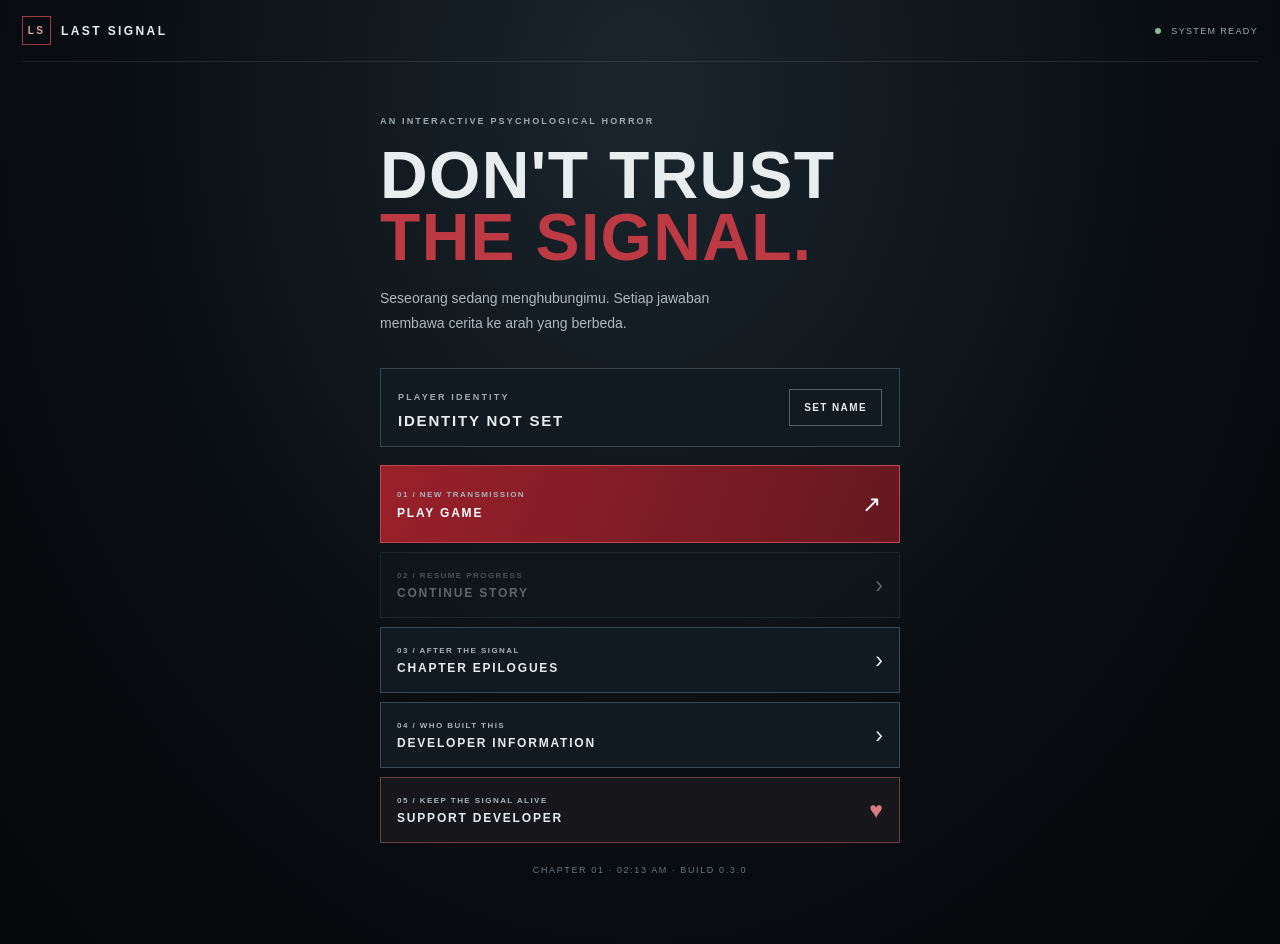
<file: index.html>
<!doctype html>
<html lang="id">
<head>
  <meta charset="utf-8">
  <meta name="viewport" content="width=device-width, initial-scale=1, viewport-fit=cover">
  <meta name="theme-color" content="#080b0f">
  <meta name="description" content="LAST SIGNAL — narrative-driven psychological horror.">
  <meta name="apple-mobile-web-app-capable" content="yes">
  <meta name="apple-mobile-web-app-status-bar-style" content="black-translucent">
  <meta name="apple-mobile-web-app-title" content="LAST SIGNAL">
  <link rel="manifest" href="./manifest.webmanifest">
  <link rel="apple-touch-icon" href="./assets/icons/icon-192.png">
  <link rel="stylesheet" href="./styles.css">
  <title>LAST SIGNAL</title>
</head>
<body>
  <main id="app">
    <section id="homeScreen" class="screen home-screen">
      <header class="home-top"><div class="brand"><span class="brand-mark">LS</span> LAST SIGNAL</div><span class="online-indicator"><i></i> SYSTEM READY</span></header>
      <div class="home-content">
        <p class="eyebrow">AN INTERACTIVE PSYCHOLOGICAL HORROR</p>
        <h1>DON'T TRUST<br><em>THE SIGNAL.</em></h1>
        <p class="intro">Seseorang sedang menghubungimu. Setiap jawaban membawa cerita ke arah yang berbeda.</p>
        <div class="identity-card">
          <div><span class="eyebrow">PLAYER IDENTITY</span><strong id="homePlayerName">IDENTITY NOT SET</strong></div>
          <button class="outline-button" id="nameButton">SET NAME</button>
        </div>
        <nav class="main-menu" aria-label="Main menu">
          <button class="main-button" id="startButton"><span><small>01 / NEW TRANSMISSION</small>PLAY GAME</span><b>↗</b></button>
          <button class="menu-button" id="continueButton"><span><small>02 / RESUME PROGRESS</small>CONTINUE STORY</span><b>›</b></button>
          <button class="menu-button" id="epilogueButton"><span><small>03 / AFTER THE SIGNAL</small>CHAPTER EPILOGUES</span><b>›</b></button>
          <button class="menu-button" id="developerButton"><span><small>04 / WHO BUILT THIS</small>DEVELOPER INFORMATION</span><b>›</b></button>
          <button class="menu-button support-menu" id="supportButton"><span><small>05 / KEEP THE SIGNAL ALIVE</small>SUPPORT DEVELOPER</span><b>♥</b></button>
        </nav>
        <p class="home-note">CHAPTER 01 · 02:13 AM · BUILD 0.3.0</p>
      </div>
    </section>

    <section id="chatScreen" class="screen chat-screen" hidden>
      <header class="chat-header">
        <button class="back-button" id="backButton" aria-label="Kembali">‹</button>
        <div class="avatar" id="contactAvatar">?</div>
        <div class="contact-meta"><strong id="contactName">UNKNOWN NUMBER</strong><span id="contactStatus">last seen recently</span></div>
        <button class="header-more" id="detailsButton" aria-label="Info">⋮</button>
      </header>
      <div class="chapter-strip"><span id="chapterLabel">CHAPTER 01</span><span id="sceneLabel">SCENE 01 / FIRST CONTACT</span></div>
      <div class="chat-wallpaper" id="chatWallpaper">
        <div class="date-divider"><span>TODAY</span></div>
        <div class="story-notice" id="storyNotice">Nomor ini tidak ada di daftar kontakmu.</div>
        <div id="messageList" class="message-list" aria-live="polite"></div>
        <div id="typingRow" class="typing-row" hidden><div class="typing-bubble"><i></i><i></i><i></i></div><span id="typingText">sedang mengetik...</span></div>
      </div>
      <section class="composer-area">
        <div class="choice-heading"><span>CHOOSE YOUR RESPONSE</span><small>OR TYPE YOUR OWN</small></div>
        <div id="suggestions" class="suggestions"></div>
        <form id="manualForm" class="manual-form">
          <input id="manualInput" maxlength="180" autocomplete="off" placeholder="Tulis pesan..." aria-label="Tulis pesan">
          <button type="submit" aria-label="Kirim">➤</button>
        </form>
        <div class="composer-foot"><span>Keputusanmu memengaruhi jalannya cerita.</span><span id="messageCounter">0 / 180</span></div>
      </section>
    </section>
  </main>

  <div id="modal" class="modal-backdrop" hidden>
    <section class="modal">
      <button class="modal-x" id="modalClose">×</button>
      <p class="eyebrow">LAST SIGNAL IDENTITY</p>
      <h2 id="modalTitle">CREATE YOUR NAME</h2>
      <div id="modalContent"></div>
      <div id="modalButtons" class="modal-buttons"></div>
    </section>
  </div>
  <script src="./app.js" defer></script>
</body>
</html>
</file>
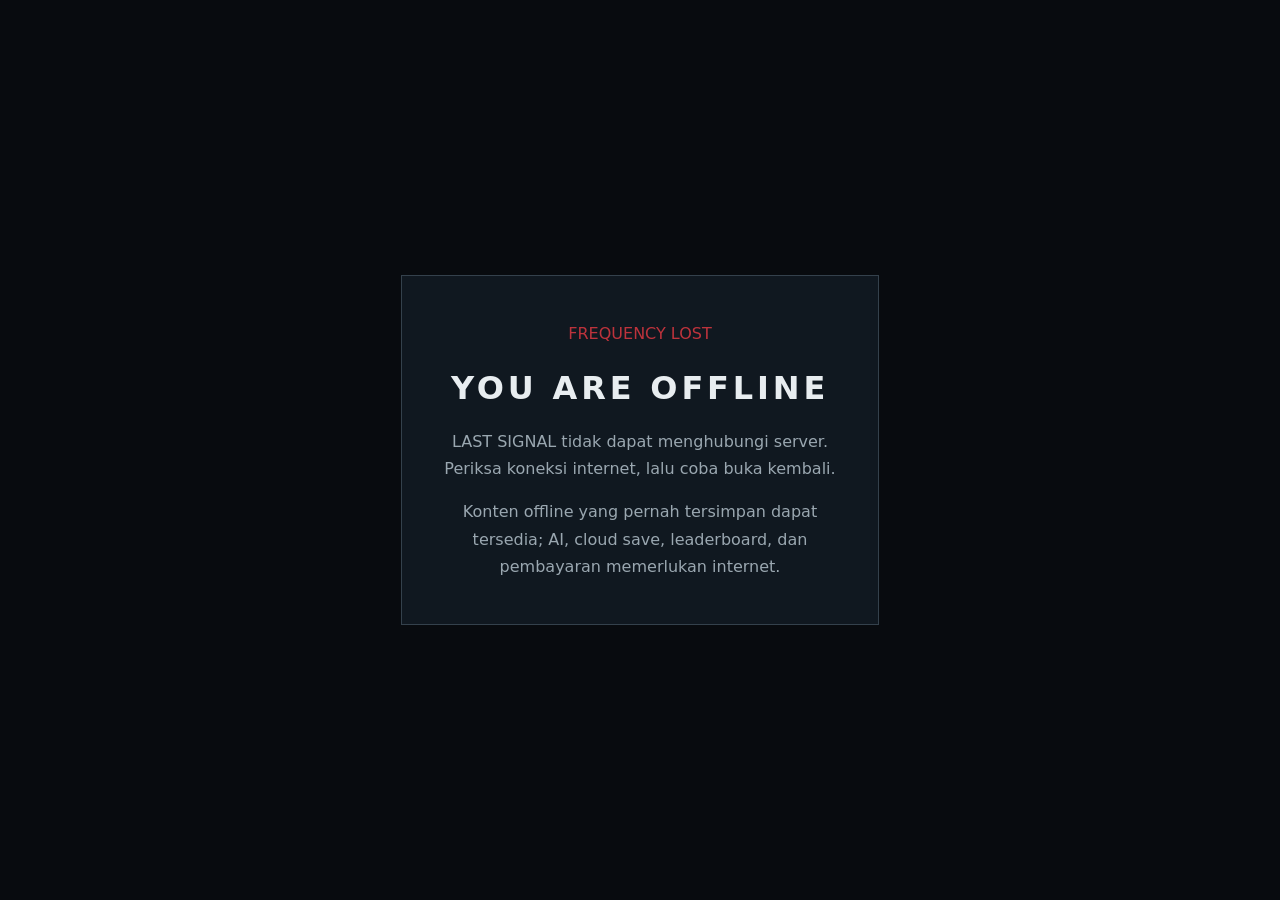
<file: offline.html>
<!doctype html><html lang="id"><head><meta charset="utf-8"><meta name="viewport" content="width=device-width,initial-scale=1"><meta name="theme-color" content="#080b0f"><title>LAST SIGNAL — Offline</title><style>body{margin:0;min-height:100vh;display:grid;place-items:center;background:#080b0f;color:#e8edf0;font-family:system-ui;text-align:center;padding:24px;box-sizing:border-box}.box{max-width:420px;border:1px solid #34414c;background:#101820;padding:28px}h1{letter-spacing:.12em}p{color:#9aa7b0;line-height:1.7}.red{color:#bd333c}</style></head><body><main class="box"><p class="red">FREQUENCY LOST</p><h1>YOU ARE OFFLINE</h1><p>LAST SIGNAL tidak dapat menghubungi server. Periksa koneksi internet, lalu coba buka kembali.</p><p>Konten offline yang pernah tersimpan dapat tersedia; AI, cloud save, leaderboard, dan pembayaran memerlukan internet.</p></main></body></html>
</file>
<file: styles.css>
:root{color-scheme:dark;--bg:#080b0f;--panel:#121b22;--line:#34414a;--text:#e8edf0;--muted:#9ba8b0;--red:#a72a34;--green:#789a83;--bubble-in:#17242b;--bubble-out:#263d35}
*{box-sizing:border-box}[hidden]{display:none!important}html,body{margin:0;min-height:100%;background:var(--bg);color:var(--text);font-family:Arial,Helvetica,sans-serif}body{min-height:100dvh}button,input{font:inherit}button{cursor:pointer}.screen{min-height:100dvh}
.home-screen{background:radial-gradient(ellipse at 50% 10%,#1a252d,#090d11 60%,#06080a);padding:env(safe-area-inset-top) 22px env(safe-area-inset-bottom)}
.home-top{height:62px;display:flex;justify-content:space-between;align-items:center;border-bottom:1px solid #ffffff18}.brand{font-size:12px;font-weight:800;letter-spacing:.2em;display:flex;align-items:center;gap:10px}.brand-mark{width:29px;height:29px;border:1px solid #a33a43;display:grid;place-items:center;color:#e3a4a8;font-size:10px}.online-indicator{font-size:9px;letter-spacing:.15em;color:#9eabb3}.online-indicator i{display:inline-block;width:6px;height:6px;border-radius:50%;background:#8cba98;margin-right:6px}
.home-content{width:min(100%,520px);margin:clamp(48px,10vh,100px) auto 30px}.eyebrow{font-size:9px;letter-spacing:.24em;color:#9eabb4;font-weight:bold}.home-content h1{font-size:clamp(46px,12vw,72px);line-height:.94;letter-spacing:.02em;margin:18px 0;font-weight:900}.home-content h1 em{font-style:normal;color:#bd3943}.intro{font-size:14px;line-height:1.8;color:#aeb9c0;max-width:390px;margin:0 0 32px}
.identity-card{border:1px solid #394650;background:#111a21;padding:17px;display:flex;justify-content:space-between;align-items:center;gap:10px;margin-bottom:14px}.identity-card strong{display:block;font-size:15px;letter-spacing:.12em;margin-top:8px}.outline-button,.secondary-button{border:1px solid #52616b;background:transparent;color:#e5ebef;padding:12px 14px;font-size:10px;font-weight:bold;letter-spacing:.14em}.main-button{width:100%;border:1px solid #c04750;background:linear-gradient(110deg,#9a202b,#651820);color:white;padding:19px 17px;font-size:12px;font-weight:900;letter-spacing:.18em;text-align:left;display:flex;justify-content:space-between}.main-button span{font-size:19px;line-height:12px}.secondary-button{width:100%;margin-top:10px;padding:16px}.home-note{text-align:center;color:#697781;font-size:9px;letter-spacing:.18em;margin-top:25px}
.chat-screen{height:100dvh;min-height:560px;display:flex;flex-direction:column;background:#0b1116;padding-top:env(safe-area-inset-top);padding-bottom:env(safe-area-inset-bottom);overflow:hidden}.chat-header{height:65px;flex:0 0 65px;background:#121b21;border-bottom:1px solid #29353c;display:flex;align-items:center;padding:0 13px;gap:11px}.back-button,.header-more{border:0;background:none;color:#e4e9ec;font-size:32px;width:29px;padding:0}.header-more{font-size:25px}.avatar{height:39px;width:39px;border-radius:50%;background:#38444b;color:#f0d6d6;display:grid;place-items:center;font-size:15px;font-weight:bold}.contact-meta{flex:1;min-width:0}.contact-meta strong{display:block;font-size:13px;letter-spacing:.04em;white-space:nowrap;overflow:hidden;text-overflow:ellipsis}.contact-meta span{display:block;font-size:10px;color:#9aa8b0;margin-top:4px}.chapter-strip{height:27px;flex:0 0 27px;background:#0e171d;display:flex;align-items:center;justify-content:space-between;padding:0 13px;color:#85939c;font-size:8px;letter-spacing:.14em}
.chat-wallpaper{flex:1;min-height:100px;overflow-y:auto;padding:12px 13px 18px;background-color:#0b1419;background-image:radial-gradient(#1c2a301f 1px,transparent 1px);background-size:18px 18px;overscroll-behavior:contain}.date-divider{text-align:center;margin:4px 0 12px}.date-divider span{background:#17232a;color:#a4b0b7;padding:5px 11px;border-radius:5px;font-size:9px;letter-spacing:.1em}.story-notice{width:max-content;max-width:90%;margin:0 auto 13px;padding:7px 10px;background:#18252b;color:#b7c0c5;border-radius:5px;font-size:10px;text-align:center;line-height:1.5}.message-list{display:flex;flex-direction:column;gap:8px}.message{max-width:84%;padding:9px 10px 6px;border-radius:8px;box-shadow:0 1px 1px #0004;font-size:13px;line-height:1.48;overflow-wrap:anywhere;animation:messageIn .18s ease-out}.message.incoming{align-self:flex-start;background:var(--bubble-in);border-top-left-radius:2px}.message.outgoing{align-self:flex-end;background:var(--bubble-out);border-top-right-radius:2px}.message .time{font-size:8px;color:#a4b4ad;text-align:right;margin:4px 0 0 16px;white-space:nowrap}.message .sender{font-size:9px;color:#d3a2a5;margin-bottom:4px;letter-spacing:.06em}.ticks{color:#a5c7dc;margin-left:3px}.typing-row{display:flex;align-items:center;gap:8px;margin-top:10px;color:#9ba9b1;font-size:10px}.typing-bubble{display:flex;gap:3px;padding:9px 11px;background:#17242b;border-radius:8px}.typing-bubble i{width:4px;height:4px;background:#b1bdc3;border-radius:50%;animation:typing 1s infinite}.typing-bubble i:nth-child(2){animation-delay:.15s}.typing-bubble i:nth-child(3){animation-delay:.3s}
.composer-area{flex:0 0 auto;background:#111a20;border-top:1px solid #2b3840;padding:10px 12px calc(9px + env(safe-area-inset-bottom))}.choice-heading{display:flex;justify-content:space-between;gap:8px;color:#aab6bd;font-size:8px;letter-spacing:.13em;margin:0 1px 8px}.choice-heading small{color:#788791;font-size:8px}.suggestions{display:grid;grid-template-columns:1fr;gap:6px;margin-bottom:9px}.suggestion{border:1px solid #43525c;background:#19252c;color:#e1e8eb;text-align:left;border-radius:6px;padding:10px 11px;font-size:11px;line-height:1.45;min-height:38px}.suggestion:active{background:#2a343b;border-color:#a4474e}.manual-form{display:flex;gap:7px}.manual-form input{flex:1;min-width:0;border:1px solid #3d4b54;background:#080e12;color:white;border-radius:22px;padding:0 15px;height:43px;font-size:12px;outline:none}.manual-form input:focus{border-color:#85949d}.manual-form button{height:43px;width:45px;border:0;border-radius:50%;background:#8e2630;color:white;font-size:18px}.composer-foot{display:flex;justify-content:space-between;color:#71818a;font-size:8px;margin:7px 4px 0}
.modal-backdrop{position:fixed;inset:0;background:#000c;z-index:10;display:grid;place-items:center;padding:20px}.modal-backdrop[hidden]{display:none}.modal{position:relative;width:min(100%,420px);padding:25px;background:#121d25;border:1px solid #43515a;box-shadow:0 20px 70px #000}.modal-x{position:absolute;right:13px;top:10px;background:none;border:0;color:#dce3e7;font-size:25px}.modal h2{font-size:21px;letter-spacing:.08em;margin:8px 0 17px}.modal p{font-size:12px;line-height:1.7;color:#aebbc2}.modal input{width:100%;height:45px;background:#080e12;border:1px solid #53616a;color:white;padding:0 12px;margin-top:8px}.modal-buttons{display:flex;gap:8px;margin-top:17px}.modal-buttons button{flex:1;padding:12px;border:1px solid #8f333b;background:#8f202b;color:white;font-size:10px;letter-spacing:.12em;font-weight:bold}
@keyframes typing{0%,60%,100%{opacity:.35;transform:translateY(0)}30%{opacity:1;transform:translateY(-3px)}}@keyframes messageIn{from{opacity:0;transform:translateY(5px)}to{opacity:1;transform:translateY(0)}}
@media(min-width:700px){.chat-screen{width:min(100%,520px);height:min(100dvh,900px);margin:0 auto;border-left:1px solid #2a3740;border-right:1px solid #2a3740}.home-content{margin-top:11vh}}
@media(max-height:700px){.home-content{margin-top:35px}.chat-header{height:58px;flex-basis:58px}.composer-area{padding-top:7px}.suggestion{padding:8px 10px}}

/* V0.3.0 MAIN MENU */
.home-screen{overflow-x:hidden}.home-content{margin-top:clamp(28px,6vh,65px);padding-bottom:30px}.home-content h1{font-size:clamp(42px,11vw,66px)}.identity-card{margin-bottom:18px}.main-menu{display:grid;gap:9px}.main-menu button{width:100%;min-height:66px;display:flex;align-items:center;justify-content:space-between;text-align:left;padding:13px 16px}.main-menu button span{display:flex;flex-direction:column;gap:6px;font-size:12px;font-weight:900;letter-spacing:.15em}.main-menu button small{font-size:8px;font-weight:600;letter-spacing:.18em;color:#a8b4bb}.main-menu button b{font-size:23px;font-weight:400}.main-menu .main-button{min-height:78px}.main-menu .menu-button{border:1px solid #394852;background:#111a21;color:#e5ebef}.main-menu .menu-button:active{background:#202c34}.main-menu .menu-button:disabled{opacity:.38;cursor:not-allowed}.main-menu .support-menu{border-color:#694047;background:#17171b}.main-menu .support-menu b{color:#d77b83}.home-note{margin-top:22px}
.info-list{padding-left:18px;color:#b7c2c8;font-size:12px;line-height:1.9}.epilogue-card{border:1px solid #3b4a53;background:#0c141a;padding:14px;margin:12px 0}.epilogue-card strong{display:block;font-size:12px;letter-spacing:.12em}.epilogue-card p{margin:8px 0 0}.epilogue-card.locked{opacity:.55}.modal-action{width:100%;padding:12px;border:1px solid #8f333b;background:#8f202b;color:white;font-size:10px;font-weight:bold;letter-spacing:.12em;margin-top:10px}
@media(max-height:760px){.home-content{margin-top:25px}.intro{margin-bottom:20px}.main-menu{gap:7px}.main-menu button{min-height:58px;padding:10px 14px}.main-menu .main-button{min-height:68px}}
</file>
